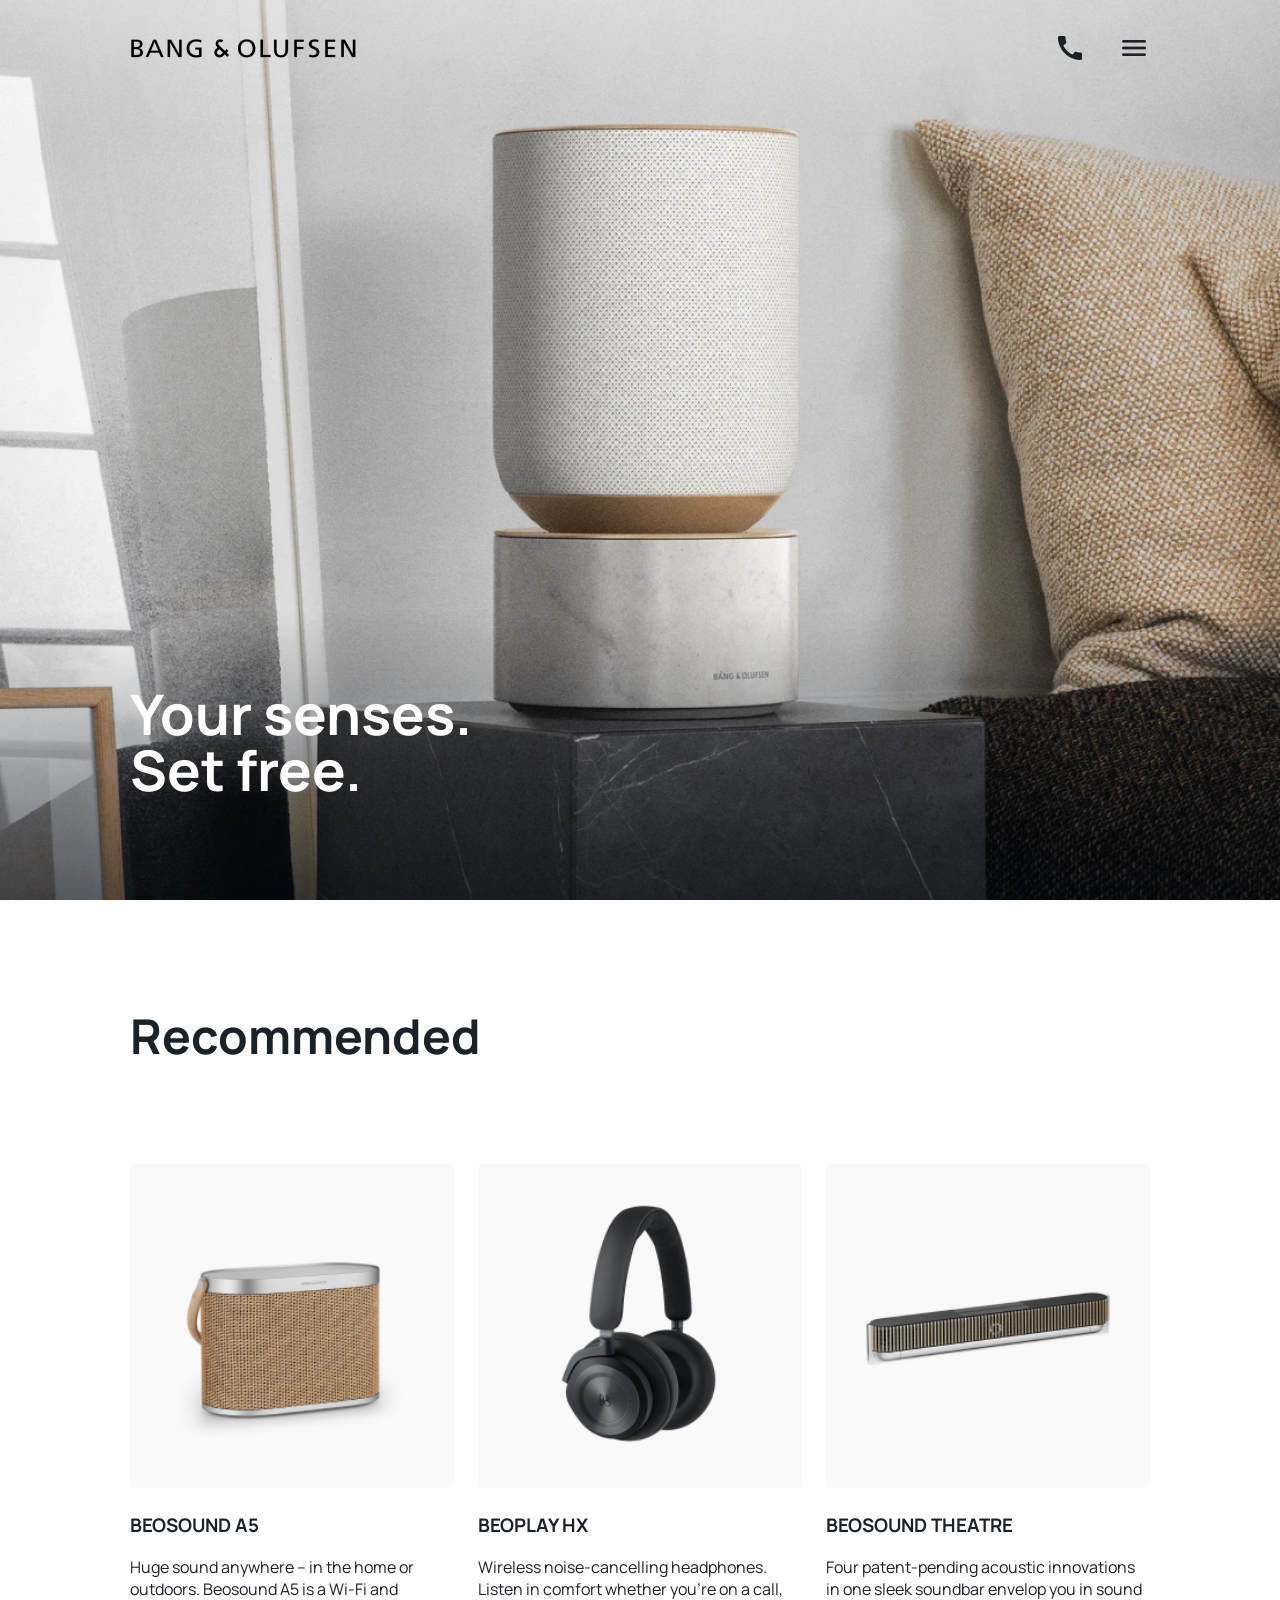
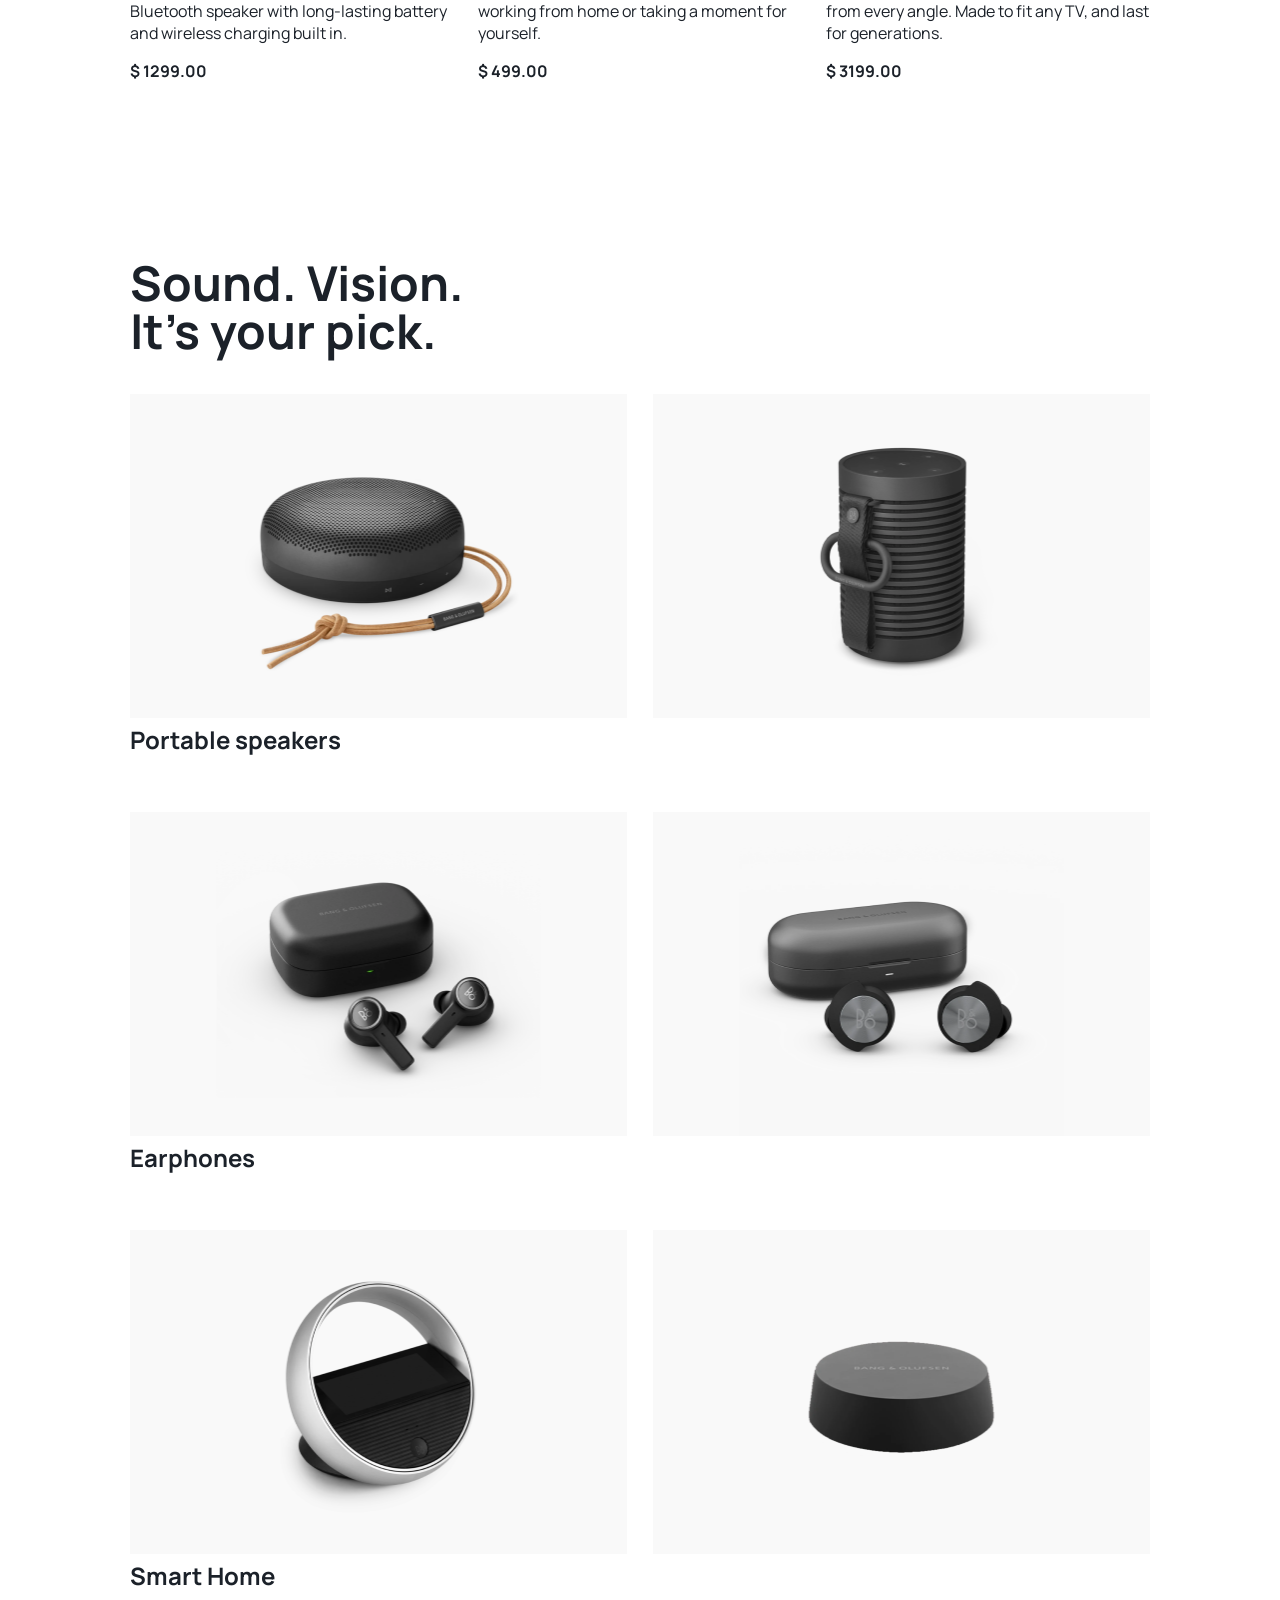
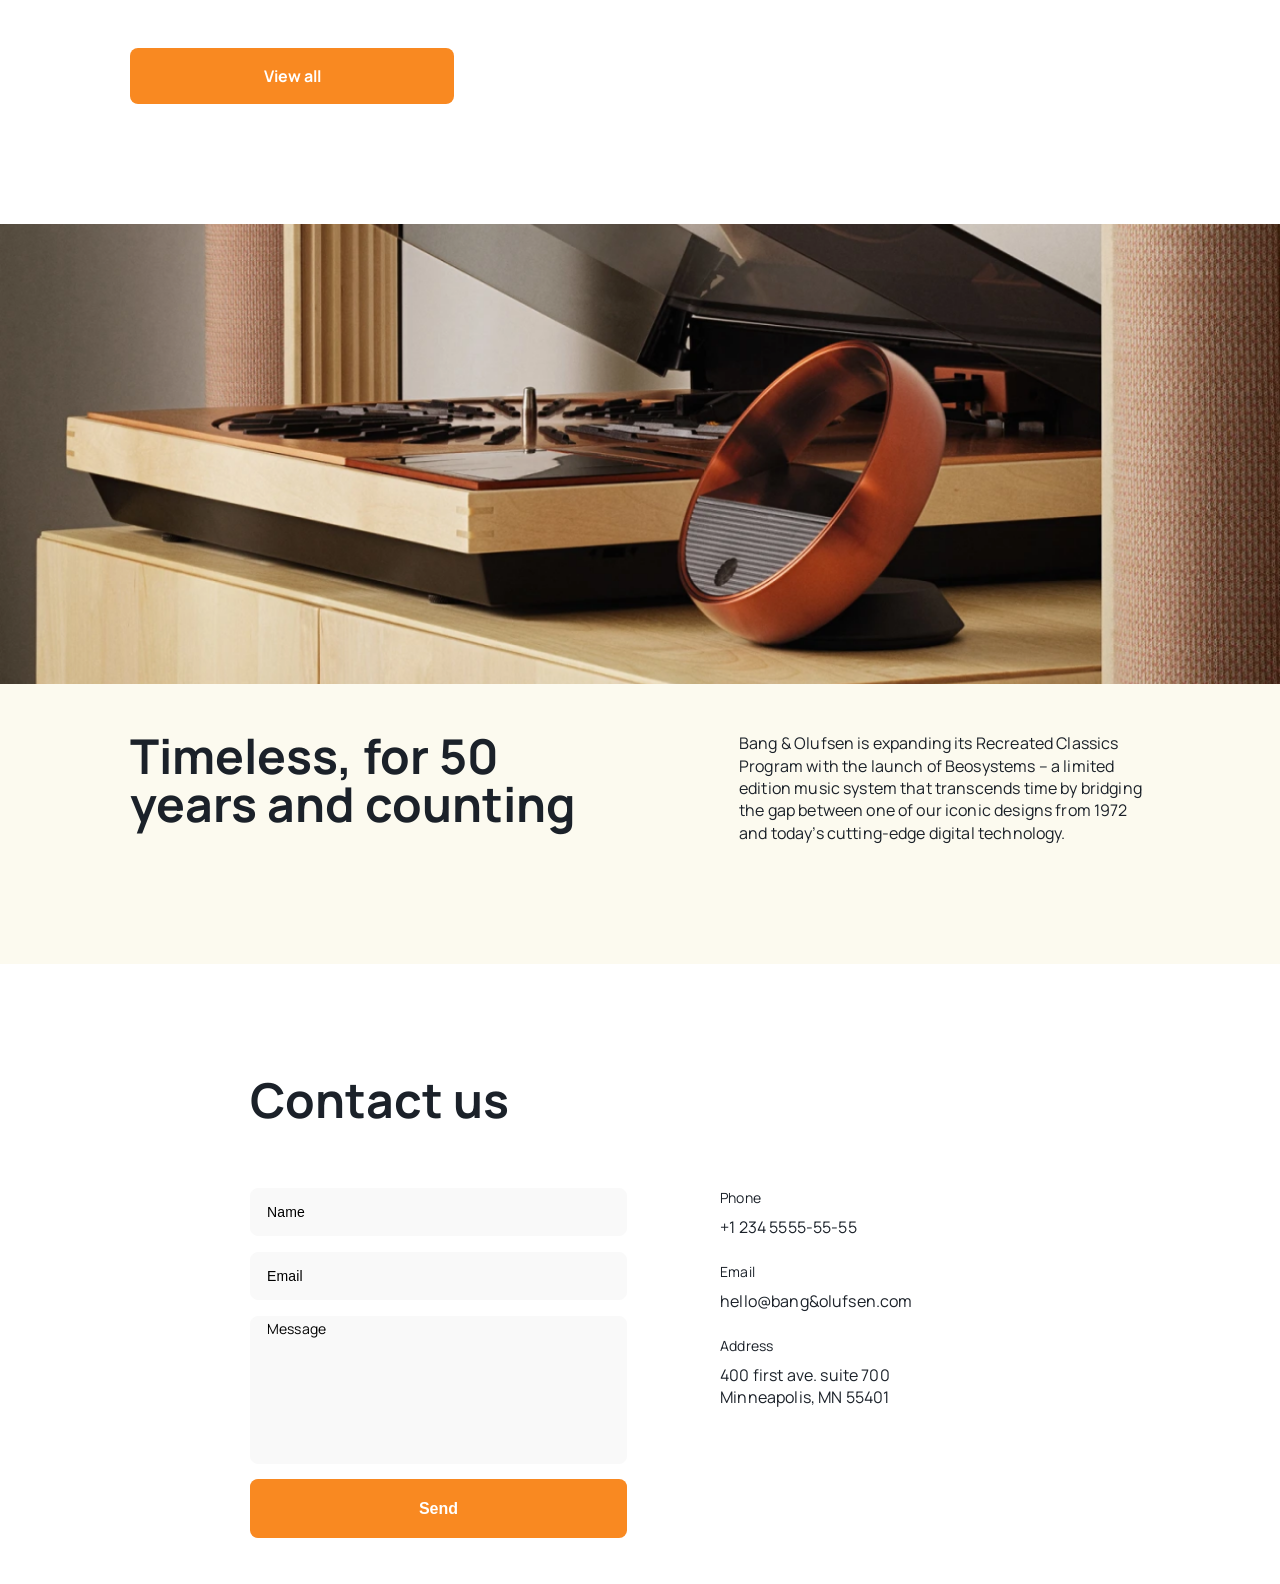
<file: index.html>
<!doctype html><html lang="en" class="page"><head><link rel="icon" href="favicon-logo.93e5ffe8.png" type="image/x-icon"><link rel="preconnect" href="https://fonts.googleapis.com"><link rel="preconnect" href="https://fonts.gstatic.com" crossorigin><link href="https://fonts.googleapis.com/css2?family=Manrope&display=swap" rel="stylesheet"><link rel="preconnect" href="https://fonts.googleapis.com"><link rel="preconnect" href="https://fonts.gstatic.com" crossorigin><link rel="preconnect" href="https://fonts.googleapis.com"><link rel="preconnect" href="https://fonts.gstatic.com"><link href="https://fonts.googleapis.com/css2?family=Inter:ital,opsz,wght@0,14..32,703;1,14..32,703&display=swap" rel="stylesheet"><link href="https://fonts.googleapis.com/css2?family=Manrope:wght@701&display=swap" rel="stylesheet"><meta charset="utf-8"><meta name="viewport" content="width=device-width, initial-scale=1.0"><title>Bang&Olufsen</title><link rel="stylesheet" href="index.7258643b.css"><script src="index.cabb280d.js" defer></script></head><body class="page__body"> <header class="header"> <div class="header__wrapper"> <div class="header__top-bar"> <a href="#" class="header__top-bar-logo"> <img src="Logo.5bc4c331.png" alt="B&O Logo"> </a> <div class="header__top-bar-icons"> <a href="tel:+123456789" class="header__top-bar-icon--phone"></a> <a href="#menu" class="header__top-bar-icon--menu"></a> </div> </div> <div class="header__bottom"> <h1 class="header__bottom--title"> Your senses. <br> Set free. </h1> </div> </div> </header> <aside class="menu page__menu" id="menu"> <div class="menu__content"> <div class="header__top-bar menu__top"> <a href="#" class="header__top-bar-logo"> <img src="Logo.5bc4c331.png" alt="B&O Logo"> </a> <div class="menu__icon"> <a href="#" class="menu__icon-close"></a> </div> </div> <nav class="menu__nav nav"> <ul class="nav__list"> <li class="nav__item"> <a href="#" class="nav__link"> Home </a> </li> <li class="nav__item"> <a href="#recommended" class="nav__link"> recommended </a> </li> <li class="nav__item"> <a href="#categories" class="nav__link"> categories </a> </li> <li class="nav__item"> <a href="#about" class="nav__link"> about </a> </li> <li class="nav__item"> <a href="#contact-us" class="nav__link"> contact-us </a> </li> </ul> </nav> <a href="#" class="menu__phone-number"> +1 234 5555-55-55 </a> <a href="tel:+1 234 5555-55-55" class="menu__call-to-order"> call to order </a> </div> </aside> <main class="main"> <section class="recommended" id="recommended"> <div class="recommended__recommended__products"> <h2 class="recommended__recommended__products--title section-title"> Recommended </h2> <article class="recommended__product"> <img src="product%201.7639142a.png" alt="BEOSOUND A5" class="recommended__product__photo"> <h3 class="recommended__product__title">BEOSOUND A5</h3> <p class="recommended__product__category"> Huge sound anywhere – in the home or outdoors. Beosound A5 is a Wi-Fi and Bluetooth speaker with long-lasting battery and wireless charging built in. </p> <p class="recommended__product__price">$ 1299.00</p> </article> <article class="recommended__product"> <img src="product%202.1010b5e3.png" alt="BEOPLAY HX" class="recommended__product__photo"> <h3 class="recommended__product__title">BEOPLAY HX</h3> <p class="recommended__product__category"> Wireless noise-cancelling headphones. Listen in comfort whether you're on a call, working from home or taking a moment for yourself. </p> <p class="recommended__product__price">$ 499.00</p> </article> <article class="recommended__product"> <img src="product%203.4ebb2bf0.png" alt="BEOSOUND THEATRE" class="recommended__product__photo"> <h3 class="recommended__product__title">BEOSOUND THEATRE</h3> <p class="recommended__product__category"> Four patent-pending acoustic innovations in one sleek soundbar envelop you in sound from every angle. Made to fit any TV, and last for generations. </p> <p class="recommended__product__price">$ 3199.00</p> </article> </div> </section> <section class="categories" id="categories"> <h2 class="categories__title"> Sound. Vision. <br> It’s your pick. </h2> <div class="categories__wrapper"> <article class="category"> <div class="category__photos"> <a class="category__link" href="#"> <img class="category__photo" src="category%201.0a9cfd04.png" alt="recommended__product Photo"> </a> <a class="category__link" href="#"> <img class="category__photo" src="category%202.33b30d74.png" alt="recommended__product Photo"> </a> </div> <h3 class="category__name">Portable speakers</h3> </article> <article class="category"> <div class="category__photos"> <a class="category__link" href="#"> <img class="category__photo" src="category%203.2011c188.png" alt="recommended__product Photo"> </a> <a class="category__link" href="#"> <img class="category__photo" src="category%204.ff1dd054.png" alt="recommended__product Photo"> </a> </div> <h3 class="category__name">Earphones</h3> </article> <article class="category"> <div class="category__photos"> <a class="category__link" href="#"> <img class="category__photo" src="category%205.8cc54601.png" alt="recommended__product Photo"> </a> <a class="category__link" href="#"> <img class="category__photo" src="category%206.2742e981.png" alt="recommended__product Photo"> </a> </div> <h3 class="category__name">Smart Home</h3> </article> <div class="categories__button"> <a href="#" class="categories__button--link"> View all </a> </div> </div> </section> <section class="about" id="about"> <div class="about__image"></div> <div class="about__content"> <h2 class="about__title">Timeless, for 50 years and counting</h2> <p class="about__text"> Bang & Olufsen is expanding its Recreated Classics Program with the launch of Beosystems – a limited edition music system that transcends time by bridging the gap between one of our iconic designs from 1972 and today’s cutting-edge digital technology. </p> </div> </section> </main> <footer class="contact" id="contact-us"> <h2 class="contact-title section-title">Contact us</h2> <form class="contact__wrapper" onsubmit="this.reset(); return false;"> <input type="text" class="input input--Name" placeholder="Name" required> <input type="email" class="input input--Email" placeholder="Email" required> <textarea class="input input--Massage" rows="4" cols="50" placeholder="Message" required></textarea> <div class="contact__button">  <button type="submit" class="contact__button--link"> Send </button> </div> </form> <div class="contact__decription"> <div class="contact__info"> <a href="tel:+123456789" class="contact__info--first"> Phone </a> <a href="tel:+123456789" class="contact__info--second"> +1 234 5555-55-55 </a> </div> <div class="contact__info"> <a href="https://mail.google.com/mail/" class="contact__info--first"> Email </a> <a href="https://mail.google.com/mail/" class="contact__info--second"> hello@bang&olufsen.com </a> </div> <div class="contact__info"> <a href="https://www.google.pl/maps/@50.7178163,23.2526327,19.5z?entry=ttu&g_ep=EgoyMDI0MTAxNi4wIKXMDSoASAFQAw%3D%3D" class="contact__info--first" target="_blank"> Address </a> <a href="https://www.google.pl/maps/@50.7178163,23.2526327,19.5z?entry=ttu&g_ep=EgoyMDI0MTAxNi4wIKXMDSoASAFQAw%3D%3D" target="_blank" class="contact__info--second"> 400 first ave. suite 700 Minneapolis, MN 55401 </a> </div> </div> </footer> </body></html>
</file>
<file: index.7258643b.css>
.page{color:#1b2129;scroll-behavior:smooth;width:100%;min-width:320px;margin:0;padding:0;font-family:Manrope,sans-serif}.page:has(.page__menu:target){overflow:hidden}.page__body{width:100%;margin:0;padding:0}img{transition:all .3s}img:hover{transform:scale(1.1)}footer{box-sizing:border-box;width:100%;bottom:0}.header{background-image:url(image.site.758ca939.png);background-position:50%;background-repeat:no-repeat;background-size:cover}.header__wrapper{-ms-flex-direction:column;flex-direction:column;-ms-flex-pack:justify;justify-content:space-between;height:100vh;padding-left:20px;padding-right:20px;display:-ms-flexbox;display:flex}@media (min-width:744px){.header__wrapper{padding-left:72px;padding-right:72px}}@media (min-width:1260px){.header__wrapper{max-width:1020px;margin-left:auto;margin-right:auto;padding-left:120px;padding-right:120px}}.header__title{margin:0}.header__top-bar{-ms-flex-pack:justify;justify-content:space-between;-ms-flex-align:center;align-items:center;padding:32px 0;display:-ms-flexbox;display:flex}.header__top-bar-logo{width:152px;height:16px;display:-ms-flexbox;display:flex}@media (min-width:744px){.header__top-bar-logo{width:228px;height:24px}}.header__top-bar-icons{-ms-flex-align:center;align-items:center;gap:24px;display:-ms-flexbox;display:flex}@media (min-width:744px){.header__top-bar-icons{gap:32px}}.header__top-bar-icon--menu{background-image:url(Icon-Burger-menu.840b95ff.png);background-position:50%;background-size:cover;width:24px;height:24px;transition:all .3s}@media (min-width:744px){.header__top-bar-icon--menu{width:32px;height:32px}}@media (min-width:1260px){.header__top-bar-icon--menu:hover{background-image:url(Icon-Burger-menu-HOVER.8e43a0cf.png);transform:scale(1.3)}}.header__top-bar-icon--phone{background-image:url(Icon-Phone-call.a7a06831.png);background-size:cover;-ms-flex-align:center;align-items:center;width:24px;height:24px;transition:all .3s;display:-ms-flexbox;display:flex;position:relative}@media (min-width:744px){.header__top-bar-icon--phone{width:32px;height:32px}}@media (min-width:1260px){.header__top-bar-icon--phone:after{content:"+1 234 555-55-55";letter-spacing:2px;color:#1b2129;opacity:0;white-space:nowrap;font-family:Inter,sans-serif;font-size:12px;font-weight:700;line-height:16px;transition:opacity .3s;position:absolute;right:100%}.header__top-bar-icon--phone:hover:after{opacity:1}}.header__bottom{margin-bottom:64px}.header__bottom--title{letter-spacing:normal;color:#fff;font-size:36px;font-weight:700;line-height:36px;text-decoration:none;display:block}@media (min-width:744px){.header__bottom--title{font-size:48px;line-height:48px}}@media (min-width:1260px){.header__bottom--title{font-size:56px;line-height:56px}}.menu{box-sizing:border-box;text-transform:uppercase;background-color:#f9f9f9;height:100vh;font-weight:700;overflow:auto}.menu__content{padding-left:72px;padding-right:72px;position:relative}@media (min-width:744px){.menu__content{padding-left:72px;padding-right:72px}}@media (min-width:1260px){.menu__content{max-width:1020px;margin-left:auto;margin-right:auto;padding-left:120px;padding-right:120px}}.menu__phone-number{letter-spacing:2px;color:inherit;margin-bottom:16px;font-size:16px;line-height:22.4px;text-decoration:none;display:block}.menu__call-to-order{letter-spacing:2px;color:inherit;border-bottom:1px solid #1b2129;width:-moz-fit-content;width:fit-content;padding-bottom:4px;font-size:16px;line-height:22.4px;text-decoration:none;display:block}.menu__nav{margin-bottom:48px}.menu__top{z-index:1;margin-bottom:56px;position:sticky;top:0}.menu__icon-close{background-image:url(Icon-Close.994afd48.png);background-position:50%;background-repeat:no-repeat;background-size:cover;width:24px;height:24px;transition:all .3s;display:block}@media (min-width:744px){.menu__icon-close{width:32px;height:32px}}.page__menu{opacity:0;pointer-events:none;transition:all .3s;position:fixed;top:0;left:0;right:0;transform:translate(-100%)}.page__menu:target{opacity:1;pointer-events:all;transform:translate(0)}.nav__list{-ms-flex-direction:column;flex-direction:column;gap:32px;margin:0;padding:0;list-style-type:none;display:-ms-flexbox;display:flex}.nav__link{letter-spacing:2px;color:inherit;font-size:22px;line-height:22px;text-decoration:none;display:inline;position:relative}.nav__link:after{content:"";transform-origin:0;background-color:#1b2129;width:100%;height:1px;transition:all .3s;display:block;position:absolute;bottom:-4px;transform:scale(0)}.nav__link:hover:after{transform:scale(1)}.main{row-gap:64px;padding-top:64px;padding-bottom:64px;display:grid}@media (min-width:744px){.main{row-gap:120px;padding-top:120px;padding-bottom:120px}}.section-title{margin:0 0 48px;font-size:32px;font-weight:700;line-height:32px}@media (min-width:744px){.section-title{margin-bottom:56px;font-size:40px}}@media (min-width:1260px){.section-title{font-size:48px}}.recommended__recommended__products{row-gap:40px;padding-left:20px;padding-right:20px;display:grid}@media (min-width:744px){.recommended__recommended__products{padding-left:72px;padding-right:72px}}@media (min-width:1260px){.recommended__recommended__products{max-width:1020px;margin-left:auto;margin-right:auto;padding-left:120px;padding-right:120px}}@media (min-width:744px){.recommended__recommended__products{justify-items:center;row-gap:56px}}@media (min-width:1260px){.recommended__recommended__products{grid-template-columns:repeat(3,1fr);justify-items:stretch;column-gap:24px}}.recommended__recommended__products--title{grid-column:1/-1}.recommended__product__photo{width:100%}.recommended__product__price{letter-spacing:normal;color:#1b2129;font-size:16px;font-weight:700;line-height:22.4px;text-decoration:none;display:block}.categories__wrapper{row-gap:40px;padding-left:20px;padding-right:20px;display:grid}@media (min-width:744px){.categories__wrapper{padding-left:72px;padding-right:72px}}@media (min-width:1260px){.categories__wrapper{max-width:1020px;margin-left:auto;margin-right:auto;padding-left:120px;padding-right:120px}}@media (min-width:744px){.categories__wrapper{row-gap:56px}}.categories__title{padding-left:20px;padding-right:20px;font-size:32px;font-weight:700;line-height:32px}@media (min-width:744px){.categories__title{padding-left:72px;padding-right:72px}}@media (min-width:1260px){.categories__title{max-width:1020px;margin-left:auto;margin-right:auto;padding-left:120px;padding-right:120px}}@media (min-width:744px){.categories__title{font-size:40px;line-height:40px}}@media (min-width:1260px){.categories__title{font-size:48px;line-height:48px}}.categories__button{cursor:pointer;background-color:#f98921;border-radius:8px;-ms-flex-pack:center;justify-content:center;-ms-flex-align:center;align-items:center;height:56px;display:-ms-flexbox;display:flex}.categories__button:hover{background-color:#1b2129}.categories__button:active{background-color:#010810}.categories__button--link{color:#fff;font-size:16px;font-weight:700;line-height:27px;text-decoration:none}@media (min-width:1260px){.categories__button{width:324px}}.category__photos{--columns:2;grid-template-columns:repeat(var(--columns),1fr);column-gap:20px;display:grid}@media (min-width:744px){.category__photos{--columns:6;column-gap:26px}}@media (min-width:1260px){.category__photos{--columns:12}}@media (min-width:744px){.category__link{grid-column:span 3}}@media (min-width:1260px){.category__link{grid-column:span 6}}.category__photo{object-fit:cover;width:100%}.category__name{letter-spacing:normal;color:inherit;margin:0;font-size:18px;font-weight:700;line-height:25.2px;text-decoration:none;display:block}@media (min-width:744px){.category__name{font-size:24px;line-height:33.6px}}.about{background-color:#fcfaef;position:relative}.about__content{--columns:2;grid-template-columns:repeat(var(--columns),1fr);gap:24px 20px;margin-top:48px;margin-bottom:48px;padding-left:20px;padding-right:20px;display:grid}@media (min-width:744px){.about__content{padding-left:72px;padding-right:72px}}@media (min-width:1260px){.about__content{max-width:1020px;margin-left:auto;margin-right:auto;padding-left:120px;padding-right:120px}}@media (min-width:744px){.about__content{--columns:6;column-gap:24px;margin-bottom:120px}}@media (min-width:1260px){.about__content{--columns:12;column-gap:24px}}.about__image{box-sizing:border-box;background-image:url(about-image.1f5f3de7.png);background-position:50%;background-repeat:no-repeat;background-size:cover;height:200px}@media (min-width:744px){.about__image{height:400px}}@media (min-width:1260px){.about__image{height:460px}}.about__title{letter-spacing:normal;color:inherit;grid-column:1/-1;margin:0;font-size:32px;font-weight:700;line-height:32px;text-decoration:none;display:block}@media (min-width:744px){.about__title{grid-column:1/4;font-size:40px;line-height:40px}}@media (min-width:1260px){.about__title{grid-column:1/7;font-size:48px;line-height:48px}}.about__text{letter-spacing:normal;color:inherit;grid-column:1/-1;margin:0;font-size:16px;font-weight:400;line-height:22.4px;text-decoration:none;display:block}@media (min-width:744px){.about__text{grid-column:4/-1}}@media (min-width:1260px){.about__text{letter-spacing:.15px;grid-column:8/-1}}.contact{--columns:2;grid-template-columns:repeat(var(--columns),1fr);gap:16px 20px;padding-left:20px;padding-right:20px;display:grid}@media (min-width:744px){.contact{--columns:6;column-gap:26px}}@media (min-width:1260px){.contact{--columns:12}}@media (min-width:744px){.contact{padding-left:72px;padding-right:72px}}@media (min-width:1260px){.contact{max-width:1020px;margin-left:auto;margin-right:auto;padding-left:120px;padding-right:120px}}.contact-title,.contact__wrapper{grid-column:1/-1}@media (min-width:1260px){.contact__wrapper{grid-column:1/7}}.contact__button{cursor:pointer;background-color:#f98921;border-radius:8px;grid-column:1/-1;-ms-flex-pack:center;justify-content:center;-ms-flex-align:center;align-items:center;height:56px;margin-bottom:48px;display:-ms-flexbox;display:flex}.contact__button:hover{background-color:#1b2129}.contact__button:active{background-color:#010810}.contact__button--link{color:#fff;font-size:16px;font-weight:700;line-height:27px;text-decoration:none}@media (min-width:1260px){.contact__button{grid-column:1/7}}.contact__decription{grid-column:1/-1}@media (min-width:1260px){.contact__decription{grid-column:8/11}}.contact__info--first{letter-spacing:.15px;color:inherit;margin:0 0 8px;font-size:14px;font-weight:400;line-height:19.6px;text-decoration:none;transition:all .3s;display:block}.contact__info--first:hover{background-color:#f9f9f9;transform:scale(1.1)}.contact__info--second{letter-spacing:.15px;color:inherit;margin:0 0 24px;font-size:16px;font-weight:400;line-height:22.4px;text-decoration:none;transition:all .3s;display:block}.contact__info--second:hover{background-color:#f9f9f9;transform:scale(1.1)}.input{box-sizing:border-box;background-color:#f9f9f9;border:1px solid #f9f9f9;border-radius:8px;width:100%;height:48px;margin-bottom:16px;padding-left:16px;display:block}.input:hover{border:1px solid #dbdbdb}.input:focus{border:2px solid #f98921}.input::placeholder{letter-spacing:.15px;color:inherit;font-size:14px;font-weight:400;line-height:19.4px;text-decoration:none;display:block}.input::placeholder{letter-spacing:.15px;color:inherit;font-size:14px;font-weight:400;line-height:19.4px;text-decoration:none;display:block}.input--Massage{resize:none;height:148px}.input--Massage::placeholder{letter-spacing:.15px;color:inherit;font-family:Manrope,sans-serif;font-size:14px;font-weight:400;line-height:19.6px;text-decoration:none;display:block}.input--Massage::placeholder{letter-spacing:.15px;color:inherit;font-family:Manrope,sans-serif;font-size:14px;font-weight:400;line-height:19.6px;text-decoration:none;display:block}button{color:#fff;cursor:pointer;background-color:#f98921;border:none;border-radius:8px;grid-column:1/-1;width:100%;padding:16px;font-size:16px;font-weight:700}button:hover{background-color:#1b2129}button:active{background-color:#010810}
/*# sourceMappingURL=index.7258643b.css.map */
</file>
